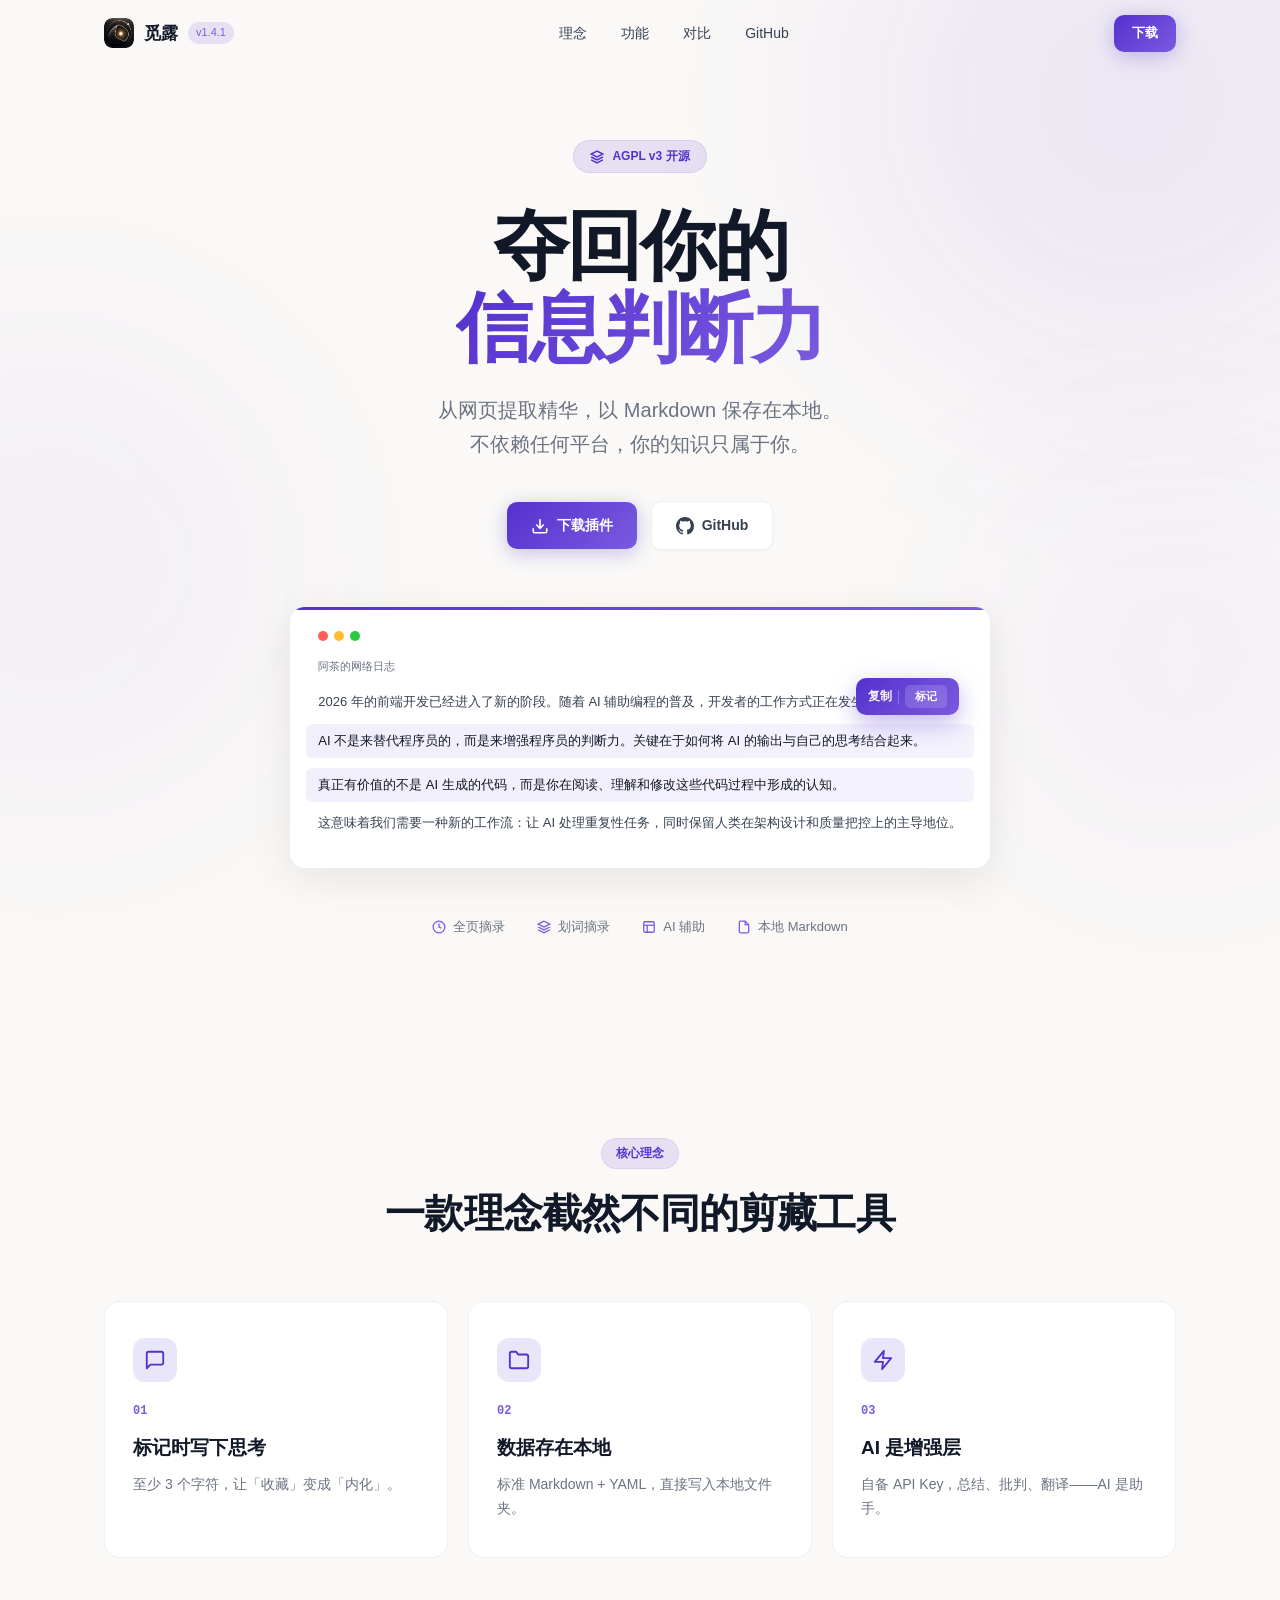
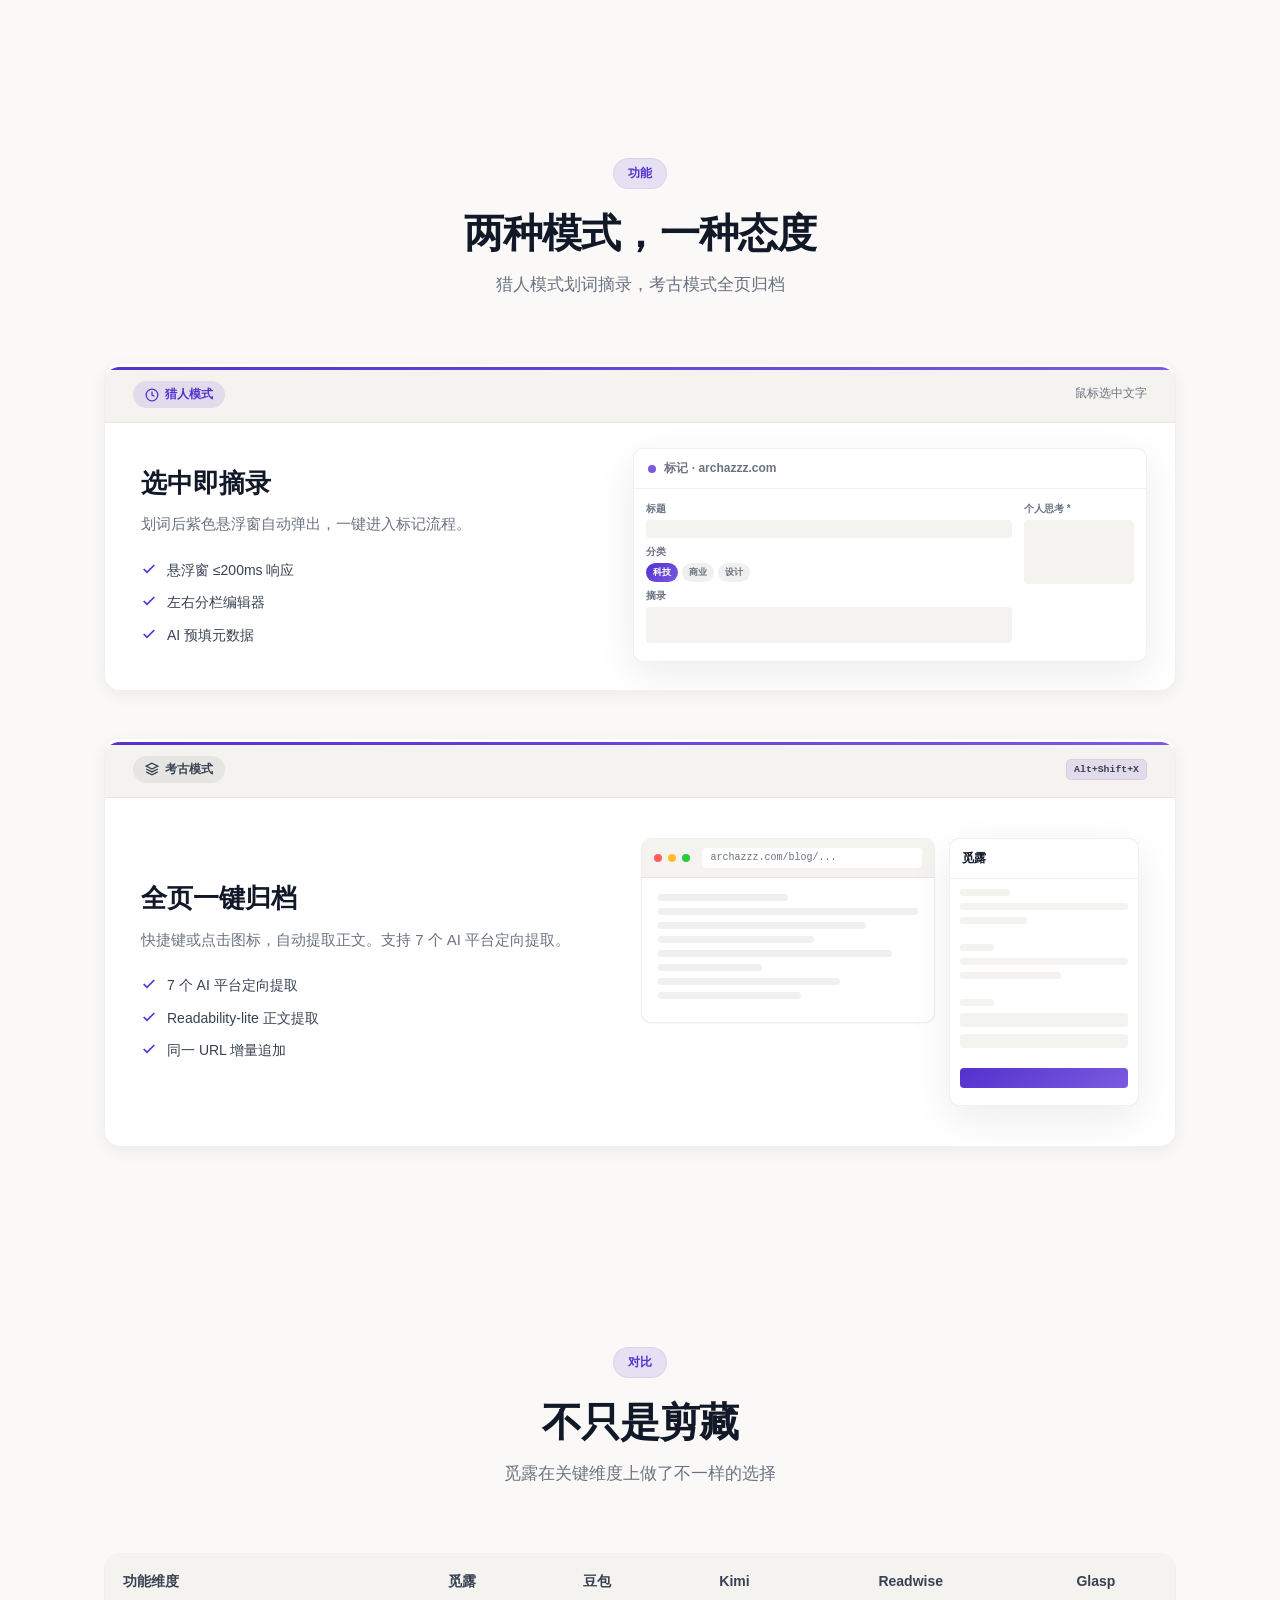
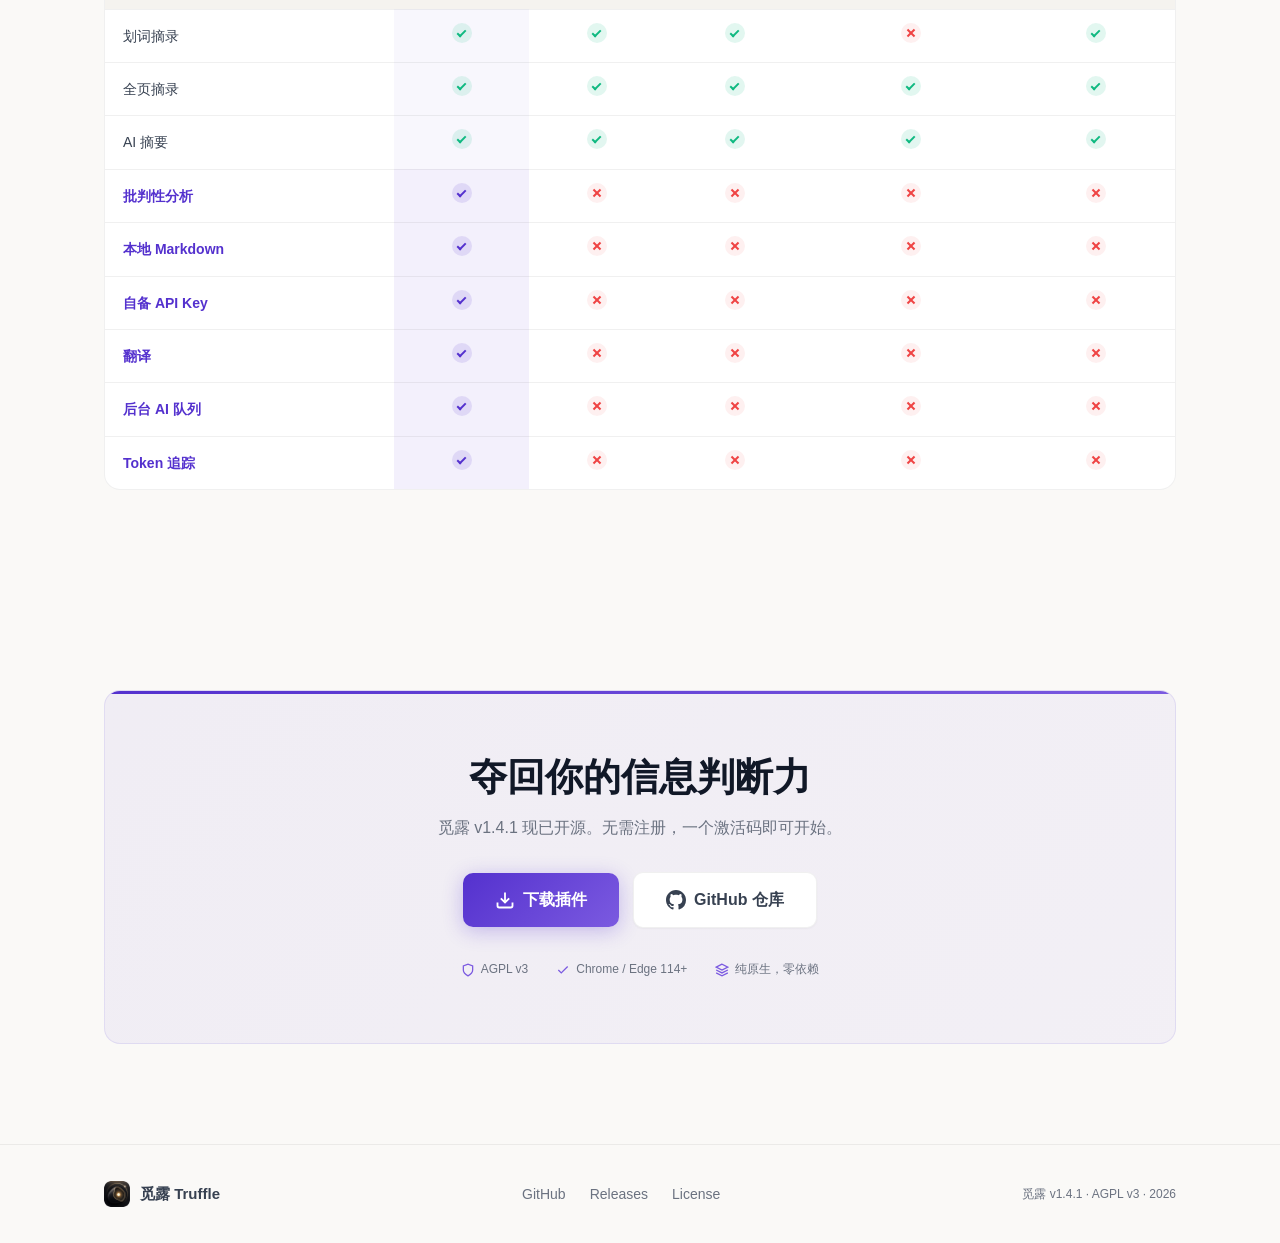
<file: index.html>
<!DOCTYPE html>
<html lang="zh-CN">
<head>
  <meta charset="UTF-8">
  <meta name="viewport" content="width=device-width, initial-scale=1.0">
  <title>觅露 Truffle — 夺回你的信息判断力</title>
  <link rel="icon" type="image/png" href="./truffle-icon.png">
  <style>
    :root {
      --p-deep: #5431CE;
      --p-light: #7B5AE0;
      --p-glow: rgba(84,49,206,0.12);
      --p-glow-strong: rgba(84,49,206,0.20);
      --cream: #FAF9F7;
      --cream-warm: #F5F3EF;
      --surface: #FFFFFF;
      --text: #111827;
      --text-2: #374151;
      --text-3: #6B7280;
      --border: rgba(0,0,0,0.06);
      --shadow-sm: 0 1px 2px rgba(0,0,0,0.04);
      --shadow-md: 0 4px 16px rgba(0,0,0,0.06);
      --shadow-lg: 0 12px 40px rgba(0,0,0,0.08);
      --radius: 16px;
      --radius-sm: 10px;
      --ease: cubic-bezier(0.22, 1, 0.36, 1);
      --ease-bounce: cubic-bezier(0.34, 1.56, 0.64, 1);
    }

    @media (prefers-color-scheme: dark) {
      :root {
        --cream: #0B0A0F;
        --cream-warm: #121018;
        --surface: #18151F;
        --text: #F3F4F6;
        --text-2: #D1D5DB;
        --text-3: #9CA3AF;
        --border: rgba(255,255,255,0.06);
        --shadow-sm: 0 1px 2px rgba(0,0,0,0.2);
        --shadow-md: 0 4px 16px rgba(0,0,0,0.3);
        --shadow-lg: 0 12px 40px rgba(0,0,0,0.4);
        --p-glow: rgba(123,90,224,0.15);
        --p-glow-strong: rgba(123,90,224,0.25);
      }
    }

    *, *::before, *::after { box-sizing: border-box; margin: 0; padding: 0; }
    html { scroll-behavior: smooth; -webkit-font-smoothing: antialiased; }
    body {
      font-family: -apple-system, BlinkMacSystemFont, "SF Pro Display", "PingFang SC", "Noto Sans SC", sans-serif;
      background: var(--cream);
      color: var(--text);
      line-height: 1.6;
      overflow-x: hidden;
    }

    ::selection { background: rgba(84,49,206,0.15); }

    a { text-decoration: none; color: inherit; }
    button { font-family: inherit; border: none; cursor: pointer; background: none; }
    ul { list-style: none; }

    .container { max-width: 1120px; margin: 0 auto; padding: 0 24px; }

    /* ===== Background Orbs ===== */
    .orb {
      position: fixed; border-radius: 50%; pointer-events: none; z-index: 0;
      filter: blur(120px); opacity: 0.4;
    }
    .orb-1 { width: 600px; height: 600px; top: -200px; right: -150px; background: var(--p-glow-strong); animation: float1 14s ease-in-out infinite alternate; }
    .orb-2 { width: 500px; height: 500px; top: 35%; left: -200px; background: var(--p-glow); animation: float2 18s ease-in-out infinite alternate; }
    .orb-3 { width: 400px; height: 400px; bottom: 5%; right: -100px; background: var(--p-glow); animation: float3 12s ease-in-out infinite alternate-reverse; }

    @keyframes float1 { from { transform: translate(0,0) scale(1); } to { transform: translate(40px,-30px) scale(1.1); } }
    @keyframes float2 { from { transform: translate(0,0) scale(1); } to { transform: translate(-30px,40px) scale(1.15); } }
    @keyframes float3 { from { transform: translate(0,0) scale(1); } to { transform: translate(25px,-20px) scale(1.2); } }

    @media (prefers-reduced-motion: reduce) { .orb { animation: none; } }

    /* ===== Buttons ===== */
    .btn {
      display: inline-flex; align-items: center; gap: 8px;
      padding: 12px 24px; border-radius: var(--radius-sm); font-size: 14px; font-weight: 600;
      transition: all 0.35s var(--ease); position: relative; overflow: hidden;
    }
    .btn-primary {
      background: linear-gradient(135deg, var(--p-deep), var(--p-light));
      color: #fff; box-shadow: 0 4px 20px rgba(84,49,206,0.3);
    }
    .btn-primary:hover { transform: translateY(-2px); box-shadow: 0 8px 32px rgba(84,49,206,0.45); }
    .btn-secondary {
      background: var(--surface); color: var(--text-2); border: 1px solid var(--border);
      box-shadow: var(--shadow-sm);
    }
    .btn-secondary:hover { border-color: var(--p-light); color: var(--p-deep); transform: translateY(-2px); box-shadow: var(--shadow-md); }

    /* ===== Nav ===== */
    .nav {
      position: fixed; inset: 0 0 auto 0; z-index: 100; padding: 14px 0;
      transition: background 0.4s, box-shadow 0.4s, backdrop-filter 0.4s;
    }
    .nav.scrolled {
      background: rgba(250,249,247,0.8); backdrop-filter: blur(20px) saturate(1.2);
      box-shadow: 0 1px 0 var(--border);
    }
    @media (prefers-color-scheme: dark) { .nav.scrolled { background: rgba(11,10,15,0.8); } }

    .nav-inner { display: flex; align-items: center; justify-content: space-between; }
    .nav-brand { display: flex; align-items: center; gap: 10px; font-weight: 700; font-size: 17px; }
    .nav-brand img { width: 30px; height: 30px; border-radius: 8px; }
    .nav-brand span:last-child { font-size: 11px; font-weight: 500; color: var(--p-light); background: var(--p-glow); padding: 2px 8px; border-radius: 100px; }
    .nav-links { display: flex; align-items: center; gap: 6px; }
    .nav-link { padding: 8px 14px; border-radius: 8px; font-size: 14px; font-weight: 500; color: var(--text-2); transition: all 0.25s; }
    .nav-link:hover { color: var(--p-deep); background: var(--p-glow); }
    .nav-cta { padding: 8px 18px; font-size: 13px; }
    .nav-toggle { display: none; flex-direction: column; gap: 5px; padding: 4px; }
    .nav-toggle span { display: block; width: 22px; height: 2px; background: var(--text); border-radius: 2px; transition: all 0.3s; }
    .nav-toggle.active span:nth-child(1) { transform: rotate(45deg) translate(5px,5px); }
    .nav-toggle.active span:nth-child(2) { opacity: 0; }
    .nav-toggle.active span:nth-child(3) { transform: rotate(-45deg) translate(5px,-5px); }

    @media (max-width: 768px) {
      .nav-links { position: absolute; top: 100%; left: 0; right: 0; flex-direction: column; gap: 4px;
        padding: 12px 24px 20px; background: rgba(250,249,247,0.95); backdrop-filter: blur(20px);
        border-bottom: 1px solid var(--border); transform: translateY(-100%); opacity: 0;
        pointer-events: none; transition: all 0.35s var(--ease);
      }
      .nav-links.open { transform: translateY(0); opacity: 1; pointer-events: auto; }
      .nav-link { width: 100%; padding: 10px 16px; font-size: 15px; }
      .nav-toggle { display: flex; }
      .nav-cta { display: none; }
      @media (prefers-color-scheme: dark) { .nav-links { background: rgba(11,10,15,0.95); } }
    }

    /* ===== Hero ===== */
    .hero { position: relative; min-height: 100vh; display: flex; align-items: center; justify-content: center;
      padding: 140px 0 100px; text-align: center; overflow: hidden; }
    .hero-inner { position: relative; z-index: 2; }

    .hero-badge {
      display: inline-flex; align-items: center; gap: 8px;
      padding: 6px 16px; border-radius: 100px; font-size: 12px; font-weight: 600;
      background: var(--p-glow); color: var(--p-deep); margin-bottom: 32px;
      border: 1px solid rgba(84,49,206,0.1);
    }
    .hero-badge svg { width: 14px; height: 14px; }

    .hero-title { font-size: clamp(42px, 7vw, 76px); font-weight: 800; line-height: 1.08; letter-spacing: -0.03em; margin-bottom: 24px; }
    .hero-title .grad {
      background: linear-gradient(135deg, var(--p-deep), var(--p-light));
      -webkit-background-clip: text; -webkit-text-fill-color: transparent; background-clip: text;
    }

    .hero-sub { font-size: clamp(16px, 2vw, 20px); color: var(--text-3); max-width: 520px; margin: 0 auto 40px; line-height: 1.7; }
    .hero-actions { display: flex; align-items: center; justify-content: center; gap: 14px; margin-bottom: 56px; flex-wrap: wrap; }

    .hero-visual { position: relative; width: 100%; max-width: 720px; margin: 0 auto; }
    .hero-card {
      background: var(--surface); border: 1px solid var(--border); border-radius: var(--radius);
      box-shadow: var(--shadow-lg); padding: 24px 28px; text-align: left;
      position: relative; overflow: hidden;
    }
    .hero-card::before {
      content: ''; position: absolute; top: 0; left: 0; right: 0; height: 3px;
      background: linear-gradient(90deg, var(--p-deep), var(--p-light));
    }
    .hero-card-bar { display: flex; align-items: center; gap: 6px; margin-bottom: 16px; }
    .hero-card-dot { width: 10px; height: 10px; border-radius: 50%; }
    .hero-card-dot.r { background: #FF5F57; } .hero-card-dot.y { background: #FFBD2E; } .hero-card-dot.g { background: #28CA41; }
    .hero-card-text { font-size: 13px; line-height: 1.7; color: var(--text-2); margin-bottom: 10px; }
    .hero-card-text.hl {
      background: linear-gradient(90deg, rgba(84,49,206,0.08), rgba(123,90,224,0.08));
      padding: 6px 12px; border-radius: 6px; margin: 0 -12px 10px;
      position: relative; overflow: hidden; color: var(--text);
    }
    .hero-card-text.hl::after {
      content: ''; position: absolute; top: 0; left: -100%; width: 100%; height: 100%;
      background: linear-gradient(90deg, transparent, rgba(84,49,206,0.15), transparent);
      animation: shimmer 2.5s ease-in-out infinite;
    }
    @keyframes shimmer { 0% { left: -100%; } 50% { left: 100%; } 100% { left: 100%; } }

    .hero-floating {
      position: absolute; top: 72px; right: 32px;
      display: flex; align-items: center; gap: 6px;
      padding: 7px 12px; border-radius: 10px;
      background: linear-gradient(135deg, var(--p-deep), var(--p-light));
      box-shadow: 0 8px 24px rgba(84,49,206,0.35);
      animation: floatUp 0.7s var(--ease-bounce) 0.6s both;
      cursor: default;
    }
    .hero-floating span { font-size: 12px; font-weight: 600; color: rgba(255,255,255,0.95); }
    .hero-floating .f-btn { padding: 3px 10px; border-radius: 5px; font-size: 11px; font-weight: 600;
      background: rgba(255,255,255,0.15); color: #fff; }
    @keyframes floatUp { from { opacity: 0; transform: scale(0.7) translateY(10px); } to { opacity: 1; transform: scale(1) translateY(0); } }

    .hero-meta { display: flex; align-items: center; justify-content: center; gap: 32px; flex-wrap: wrap; }
    .hero-meta-item { display: flex; align-items: center; gap: 7px; font-size: 13px; font-weight: 500; color: var(--text-3); }
    .hero-meta-item svg { color: var(--p-light); flex-shrink: 0; }

    @media (max-width: 640px) {
      .hero { padding: 120px 0 60px; min-height: auto; }
      .hero-actions { flex-direction: column; width: 100%; }
      .hero-actions .btn { width: 100%; justify-content: center; }
      .hero-floating { display: none; }
      .hero-meta { gap: 16px 24px; }
    }

    /* ===== Section Common ===== */
    .section { padding: 100px 0; position: relative; z-index: 2; }
    .section-head { text-align: center; margin-bottom: 64px; }
    .section-label {
      display: inline-flex; align-items: center; gap: 6px;
      padding: 5px 14px; border-radius: 100px; font-size: 12px; font-weight: 600;
      background: var(--p-glow); color: var(--p-deep); margin-bottom: 20px;
      border: 1px solid rgba(84,49,206,0.08);
    }
    .section-title { font-size: clamp(28px, 4vw, 40px); font-weight: 700; line-height: 1.2; margin-bottom: 14px; letter-spacing: -0.02em; }
    .section-sub { font-size: 17px; color: var(--text-3); max-width: 480px; margin: 0 auto; line-height: 1.7; }

    /* ===== Philosophy Cards ===== */
    .phil-grid { display: grid; grid-template-columns: repeat(3, 1fr); gap: 20px; }
    .phil-card {
      background: var(--surface); border: 1px solid var(--border); border-radius: var(--radius);
      padding: 36px 28px; position: relative; overflow: hidden;
      transition: all 0.5s var(--ease);
    }
    .phil-card:hover { transform: translateY(-6px); box-shadow: var(--shadow-lg); border-color: rgba(84,49,206,0.1); }
    .phil-card:hover .phil-accent { opacity: 1; }
    .phil-card:hover .phil-ico { background: linear-gradient(135deg, var(--p-deep), var(--p-light)); color: #fff;
      transform: scale(1.08) rotate(-4deg); box-shadow: 0 8px 24px rgba(84,49,206,0.25); }

    .phil-ico {
      width: 44px; height: 44px; border-radius: 12px;
      display: flex; align-items: center; justify-content: center;
      background: var(--p-glow); color: var(--p-deep); margin-bottom: 20px;
      transition: all 0.4s var(--ease);
    }
    .phil-num { font-family: ui-monospace, monospace; font-size: 12px; font-weight: 600; color: var(--p-light); margin-bottom: 12px; }
    .phil-title { font-size: 19px; font-weight: 700; margin-bottom: 10px; }
    .phil-desc { font-size: 14px; color: var(--text-3); line-height: 1.7; }
    .phil-accent {
      position: absolute; bottom: 0; left: 0; right: 0; height: 3px;
      background: linear-gradient(90deg, var(--p-deep), var(--p-light));
      opacity: 0; transition: opacity 0.4s;
    }

    @media (max-width: 900px) {
      .phil-grid { grid-template-columns: 1fr; }
      .phil-card { padding: 28px 22px; }
    }

    /* ===== Features (Cards) ===== */
    .feat-cards { display: flex; flex-direction: column; gap: 48px; margin-top: 64px; }
    .feat-card {
      background: var(--surface); border: 1px solid var(--border); border-radius: var(--radius);
      box-shadow: var(--shadow-md); overflow: hidden; transition: box-shadow 0.4s var(--ease);
    }
    .feat-card:hover { box-shadow: var(--shadow-lg); }
    .feat-card { border-top: 3px solid transparent; position: relative; }
    .feat-card::before {
      content: ''; position: absolute; top: 0; left: 0; right: 0; height: 3px;
      background: linear-gradient(90deg, var(--p-deep), var(--p-light));
    }

    .feat-card-h {
      display: flex; align-items: center; gap: 10px;
      padding: 14px 28px; background: var(--cream-warm); border-bottom: 1px solid var(--border);
    }
    .feat-card-h .badge-mode {
      display: inline-flex; align-items: center; gap: 6px;
      padding: 4px 12px; border-radius: 100px; font-size: 12px; font-weight: 600;
    }
    .feat-card-h .badge-mode.h { color: var(--p-deep); background: var(--p-glow); }
    .feat-card-h .badge-mode.a { color: var(--text-2); background: var(--border); }
    .feat-card-h .shortcut { margin-left: auto; font-size: 12px; font-family: ui-monospace, monospace; color: var(--text-3); }

    .feat-card-body { display: grid; grid-template-columns: 1fr 1.1fr; gap: 48px; align-items: center; padding: 40px 36px; }
    .feat-content { max-width: 100%; }
    .feat-title { font-size: 26px; font-weight: 700; line-height: 1.25; margin-bottom: 12px; }
    .feat-desc { font-size: 15px; color: var(--text-3); line-height: 1.7; margin-bottom: 22px; }
    .feat-list { display: flex; flex-direction: column; gap: 10px; }
    .feat-list li { display: flex; align-items: flex-start; gap: 10px; font-size: 14px; color: var(--text-2); }
    .feat-list li svg { flex-shrink: 0; margin-top: 2px; color: var(--p-deep); }

    kbd { display: inline-block; padding: 2px 7px; border-radius: 5px; font-family: ui-monospace, monospace;
      font-size: 0.82em; font-weight: 600; color: var(--text-2); background: var(--p-glow); border: 1px solid var(--border); }

    .feat-viz { position: relative; }

    /* Hunter Demo */
    .viz-hunter { position: relative; }
    .viz-page { background: var(--cream); border: 1px solid var(--border); border-radius: var(--radius-sm); padding: 22px 18px; }
    .viz-page p { font-size: 12px; line-height: 1.7; color: var(--text-2); margin-bottom: 8px; }
    .viz-page p.hl {
      background: linear-gradient(90deg, rgba(84,49,206,0.08), rgba(123,90,224,0.08));
      padding: 4px 10px; border-radius: 5px; margin: 0 -10px 8px; color: var(--text);
      position: relative; overflow: hidden;
    }
    .viz-page p.hl::after {
      content: ''; position: absolute; top: 0; left: -100%; width: 100%; height: 100%;
      background: linear-gradient(90deg, transparent, rgba(84,49,206,0.15), transparent);
      animation: shimmer 2.5s ease-in-out infinite;
    }
    .viz-toolbar {
      position: absolute; top: 14px; right: 14px;
      display: flex; align-items: center; gap: 6px; padding: 6px 10px;
      background: linear-gradient(135deg, var(--p-deep), var(--p-light));
      border-radius: 8px; box-shadow: 0 6px 20px rgba(84,49,206,0.3);
      animation: popIn 0.5s var(--ease-bounce) 0.4s both;
      transition: transform 0.3s; cursor: pointer;
    }
    .viz-toolbar:hover { transform: scale(1.05); }
    .viz-toolbar span { font-size: 11px; font-weight: 600; color: rgba(255,255,255,0.95); }
    .viz-toolbar .t-btn { padding: 2px 8px; border-radius: 4px; background: rgba(255,255,255,0.15); color: #fff; font-size: 10px; font-weight: 600; }
    .viz-toolbar .t-sep { width: 1px; height: 12px; background: rgba(255,255,255,0.25); }
    @keyframes popIn { from { opacity: 0; transform: scale(0.7) translateY(6px); } to { opacity: 1; transform: scale(1) translateY(0); } }

    .viz-editor {
      position: absolute; bottom: -12px; left: -8px; right: -8px;
      background: var(--surface); border: 1px solid var(--border); border-radius: var(--radius-sm);
      box-shadow: var(--shadow-lg); overflow: hidden;
      animation: slideUp 0.6s var(--ease) 0.8s both;
    }
    @keyframes slideUp { from { opacity: 0; transform: translateY(16px); } to { opacity: 1; transform: translateY(0); } }
    .viz-eh { display: flex; align-items: center; gap: 8px; padding: 10px 14px; border-bottom: 1px solid var(--border); font-size: 12px; font-weight: 600; color: var(--text-3); }
    .viz-eh .ed { width: 8px; height: 8px; border-radius: 50%; background: var(--p-light); }
    .viz-eb { display: flex; padding: 12px; gap: 12px; }
    .viz-eb-l { flex: 1; }
    .viz-eb-r { width: 110px; flex-shrink: 0; }
    .viz-lbl { font-size: 10px; font-weight: 600; color: var(--text-3); margin-bottom: 3px; }
    .viz-inp { height: 18px; background: var(--cream-warm); border-radius: 4px; margin-bottom: 6px; }
    .viz-inp.l { height: 36px; } .viz-inp.xl { height: 64px; }
    .viz-chips { display: flex; gap: 4px; margin-bottom: 6px; }
    .viz-chip { padding: 2px 7px; border-radius: 100px; font-size: 9px; font-weight: 600; background: var(--border); color: var(--text-3); }
    .viz-chip.on { background: linear-gradient(135deg, var(--p-deep), var(--p-light)); color: #fff; }

    /* Arch Demo */
    .viz-arch { position: relative; display: flex; gap: 14px; align-items: flex-start; }
    .viz-browser { flex: 1; background: var(--surface); border: 1px solid var(--border); border-radius: var(--radius-sm); overflow: hidden; box-shadow: var(--shadow-sm); }
    .viz-browser-bar { display: flex; align-items: center; gap: 6px; padding: 9px 12px; border-bottom: 1px solid var(--border); background: var(--cream-warm); }
    .viz-browser-body { padding: 16px; }
    .viz-aed { width: 190px; flex-shrink: 0; background: var(--surface); border: 1px solid var(--border); border-radius: var(--radius-sm);
      box-shadow: var(--shadow-lg); overflow: hidden; animation: slideUp 0.6s var(--ease) 0.3s both; }
    .viz-aed-h { display: flex; align-items: center; justify-content: space-between; padding: 10px 12px; border-bottom: 1px solid var(--border); font-size: 12px; }
    .viz-aed-b { padding: 10px; }

    .vline { height: 7px; border-radius: 3px; background: var(--border); margin-bottom: 7px; }
    .vline.w-70 { width: 70%; } .vline.w-full { width: 100%; } .vline.w-85 { width: 85%; }
    .vline.w-60 { width: 60%; } .vline.w-90 { width: 90%; } .vline.w-40 { width: 40%; }
    .vline.w-50 { width: 50%; } .vline.w-80 { width: 80%; } .vline.w-55 { width: 55%; }
    .vline.w-30 { width: 30%; } .vline.w-20 { width: 20%; }
    .vline.lb { background: var(--cream-warm); }
    .vline.tx { height: 14px; background: var(--cream-warm); }
    .vline.gap { height: 6px; background: transparent; }
    .vline.save { height: 20px; border-radius: 4px; background: linear-gradient(135deg, var(--p-deep), var(--p-light)); margin-top: 2px; }

    .arch-dot { width: 8px; height: 8px; border-radius: 50%; }
    .arch-dot.r { background: #FF5F57; } .arch-dot.y { background: #FFBD2E; } .arch-dot.g { background: #28CA41; }
    .arch-url { margin-left: 6px; font-size: 10px; font-family: ui-monospace, monospace; color: var(--text-3);
      background: var(--surface); padding: 2px 8px; border-radius: 4px; flex: 1; }

    @media (max-width: 900px) {
      .feat-card-body { grid-template-columns: 1fr; gap: 32px; padding: 28px 22px; }
      .feat-card-h { padding: 12px 22px; }
    }

    /* ===== Compare ===== */
    .compare-wrap { overflow-x: auto; margin-top: 48px; border-radius: var(--radius); border: 1px solid var(--border); background: var(--surface); }
    .compare-table { width: 100%; border-collapse: collapse; font-size: 14px; min-width: 600px; }
    .compare-table thead th { padding: 16px 18px; text-align: center; font-weight: 600; color: var(--text-2);
      border-bottom: 1px solid var(--border); background: var(--cream-warm); white-space: nowrap; }
    .compare-table thead th:first-child { text-align: left; }
    .compare-table tbody td { padding: 13px 18px; text-align: center; border-bottom: 1px solid var(--border); color: var(--text-2); }
    .compare-table tbody td:first-child { text-align: left; font-weight: 500; }
    .compare-table tbody tr:last-child td { border-bottom: none; }
    .compare-table tbody tr:hover { background: rgba(84,49,206,0.02); }
    .col-tf { background: rgba(84,49,206,0.04); font-weight: 600; }
    .hl-row .col-tf { background: rgba(84,49,206,0.07); }
    .c-y { display: inline-block; width: 20px; height: 20px; border-radius: 50%; background: rgba(16,185,129,0.12); position: relative; }
    .c-y::after { content: ''; position: absolute; top: 5px; left: 7px; width: 5px; height: 9px; border: solid #10B981; border-width: 0 2px 2px 0; transform: rotate(45deg); }
    .c-y.s::after { border-color: var(--p-deep); } .c-y.s { background: rgba(84,49,206,0.12); }
    .c-n { display: inline-block; width: 20px; height: 20px; border-radius: 50%; background: rgba(239,68,68,0.08); position: relative; }
    .c-n::before, .c-n::after { content: ''; position: absolute; top: 50%; left: 50%; width: 10px; height: 2px; background: #EF4444; }
    .c-n::before { transform: translate(-50%,-50%) rotate(45deg); }
    .c-n::after { transform: translate(-50%,-50%) rotate(-45deg); }
    .dim-hl { color: var(--p-deep); font-weight: 600; }

    @media (max-width: 768px) {
      .compare-wrap { margin: 32px -24px 0; border-radius: 0; border-left: none; border-right: none; }
    }

    /* ===== CTA ===== */
    .cta-card {
      text-align: center; padding: 64px 40px; border-radius: var(--radius);
      background: linear-gradient(135deg, rgba(84,49,206,0.06), rgba(123,90,224,0.06));
      border: 1px solid rgba(84,49,206,0.1); position: relative; overflow: hidden;
    }
    .cta-card::before { content: ''; position: absolute; top: 0; left: 0; right: 0; height: 3px;
      background: linear-gradient(90deg, var(--p-deep), var(--p-light)); }
    .cta-title { font-size: clamp(26px, 4vw, 38px); font-weight: 700; line-height: 1.2; margin-bottom: 14px; }
    .cta-desc { font-size: 16px; color: var(--text-3); max-width: 440px; margin: 0 auto 32px; }
    .cta-actions { display: flex; align-items: center; justify-content: center; gap: 14px; margin-bottom: 32px; flex-wrap: wrap; }
    .cta-meta { display: flex; align-items: center; justify-content: center; gap: 28px; flex-wrap: wrap; }
    .cta-meta-item { display: flex; align-items: center; gap: 6px; font-size: 12px; font-weight: 500; color: var(--text-3); }
    .cta-meta-item svg { color: var(--p-light); flex-shrink: 0; }

    @media (max-width: 640px) {
      .cta-card { padding: 44px 24px; }
      .cta-actions { flex-direction: column; width: 100%; }
      .cta-actions .btn { width: 100%; justify-content: center; }
    }

    /* ===== Footer ===== */
    .footer { border-top: 1px solid var(--border); padding: 36px 0; position: relative; z-index: 2; }
    .footer-inner { display: flex; align-items: center; justify-content: space-between; flex-wrap: wrap; gap: 16px; }
    .footer-brand { display: flex; align-items: center; gap: 10px; font-weight: 700; font-size: 15px; color: var(--text-2); }
    .footer-brand img { width: 26px; height: 26px; border-radius: 6px; }
    .footer-links { display: flex; gap: 24px; }
    .footer-links a { font-size: 14px; font-weight: 500; color: var(--text-3); transition: color 0.25s; }
    .footer-links a:hover { color: var(--p-deep); }
    .footer-copy { font-size: 12px; color: var(--text-3); }

    @media (max-width: 640px) {
      .footer-inner { flex-direction: column; text-align: center; gap: 18px; }
    }

    /* ===== Scroll Reveal ===== */
    .sr { opacity: 0; transform: translateY(30px); transition: opacity 0.8s var(--ease), transform 0.8s var(--ease); }
    .sr.vis { opacity: 1; transform: translateY(0); }
    .sr-d1 { transition-delay: 0.1s; } .sr-d2 { transition-delay: 0.2s; } .sr-d3 { transition-delay: 0.3s; }
  </style>
</head>
<body>

  <!-- Background Orbs -->
  <div class="orb orb-1"></div>
  <div class="orb orb-2"></div>
  <div class="orb orb-3"></div>

  <!-- Nav -->
  <nav class="nav" id="nav">
    <div class="container nav-inner">
      <a href="#" class="nav-brand">
        <img src="./truffle-icon.png" alt="Truffle">
        <span>觅露</span>
        <span>v1.4.1</span>
      </a>
      <div class="nav-links" id="navLinks">
        <a href="#philosophy" class="nav-link">理念</a>
        <a href="#features" class="nav-link">功能</a>
        <a href="#compare" class="nav-link">对比</a>
        <a href="https://github.com/Archazzz/Truffle" target="_blank" rel="noopener" class="nav-link">GitHub</a>
      </div>
      <a href="https://github.com/Archazzz/Truffle/releases" target="_blank" rel="noopener" class="btn btn-primary nav-cta">下载</a>
      <button class="nav-toggle" id="navToggle" aria-label="menu"><span></span><span></span><span></span></button>
    </div>
  </nav>

  <!-- Hero -->
  <section class="hero" id="hero">
    <div class="container hero-inner">
      <div class="hero-badge sr">
        <svg viewBox="0 0 24 24" fill="none" stroke="currentColor" stroke-width="2.5"><path d="M12 2L2 7l10 5 10-5-10-5z"/><path d="M2 17l10 5 10-5"/><path d="M2 12l10 5 10-5"/></svg>
        AGPL v3 开源
      </div>
      <h1 class="hero-title sr sr-d1">
        夺回你的<br><span class="grad">信息判断力</span>
      </h1>
      <p class="hero-sub sr sr-d2">
        从网页提取精华，以 Markdown 保存在本地。<br class="hide-sm">不依赖任何平台，你的知识只属于你。
      </p>
      <div class="hero-actions sr sr-d2">
        <a href="https://github.com/Archazzz/Truffle/releases" target="_blank" rel="noopener" class="btn btn-primary">
          <svg width="18" height="18" viewBox="0 0 24 24" fill="none" stroke="currentColor" stroke-width="2.2"><path d="M21 15v4a2 2 0 0 1-2 2H5a2 2 0 0 1-2-2v-4"/><polyline points="7 10 12 15 17 10"/><line x1="12" y1="15" x2="12" y2="3"/></svg>
          下载插件
        </a>
        <a href="https://github.com/Archazzz/Truffle" target="_blank" rel="noopener" class="btn btn-secondary">
          <svg width="18" height="18" viewBox="0 0 24 24" fill="currentColor"><path d="M12 0C5.37 0 0 5.37 0 12c0 5.31 3.435 9.795 8.205 11.385.6.105.825-.255.825-.57 0-.285-.015-1.23-.015-2.235-3.015.555-3.795-.735-4.035-1.41-.135-.345-.72-1.41-1.23-1.695-.42-.225-1.02-.78-.015-.795.945-.015 1.62.87 1.845 1.23 1.08 1.815 2.805 1.305 3.495.99.105-.78.42-1.305.765-1.605-2.67-.3-5.46-1.335-5.46-5.925 0-1.305.465-2.385 1.23-3.225-.12-.3-.54-1.53.12-3.18 0 0 1.005-.315 3.3 1.23.96-.27 1.98-.405 3-.405s2.04.135 3 .405c2.295-1.56 3.3-1.23 3.3-1.23.66 1.65.24 2.88.12 3.18.765.84 1.23 1.905 1.23 3.225 0 4.605-2.805 5.625-5.475 5.925.435.375.81 1.095.81 2.22 0 1.605-.015 2.895-.015 3.3 0 .315.225.69.825.57A12.02 12.02 0 0 0 24 12c0-6.63-5.37-12-12-12z"/></svg>
          GitHub
        </a>
      </div>

      <!-- Hero Visual -->
      <div class="hero-visual sr sr-d3">
        <div class="hero-card">
          <div class="hero-card-bar">
            <span class="hero-card-dot r"></span><span class="hero-card-dot y"></span><span class="hero-card-dot g"></span>
          </div>
          <p class="hero-card-text" style="font-size:11px;color:var(--text-3);margin-bottom:16px;">阿茶的网络日志</p>
          <p class="hero-card-text">2026 年的前端开发已经进入了新的阶段。随着 AI 辅助编程的普及，开发者的工作方式正在发生根本性变化。</p>
          <p class="hero-card-text hl">AI 不是来替代程序员的，而是来增强程序员的判断力。关键在于如何将 AI 的输出与自己的思考结合起来。</p>
          <p class="hero-card-text hl">真正有价值的不是 AI 生成的代码，而是你在阅读、理解和修改这些代码过程中形成的认知。</p>
          <p class="hero-card-text">这意味着我们需要一种新的工作流：让 AI 处理重复性任务，同时保留人类在架构设计和质量把控上的主导地位。</p>
        </div>
        <div class="hero-floating">
          <span>复制</span>
          <span class="t-sep" style="width:1px;height:14px;background:rgba(255,255,255,0.25);"></span>
          <span class="f-btn">标记</span>
        </div>
      </div>

      <div class="hero-meta sr sr-d3" style="margin-top:48px;">
        <span class="hero-meta-item">
          <svg width="14" height="14" viewBox="0 0 24 24" fill="none" stroke="currentColor" stroke-width="2.2"><circle cx="12" cy="12" r="10"/><polyline points="12 6 12 12 16 14"/></svg>
          全页摘录
        </span>
        <span class="hero-meta-item">
          <svg width="14" height="14" viewBox="0 0 24 24" fill="none" stroke="currentColor" stroke-width="2.2"><path d="M12 2L2 7l10 5 10-5-10-5z"/><path d="M2 17l10 5 10-5"/><path d="M2 12l10 5 10-5"/></svg>
          划词摘录
        </span>
        <span class="hero-meta-item">
          <svg width="14" height="14" viewBox="0 0 24 24" fill="none" stroke="currentColor" stroke-width="2.2"><rect x="3" y="3" width="18" height="18" rx="2"/><path d="M3 9h18"/><path d="M9 21V9"/></svg>
          AI 辅助
        </span>
        <span class="hero-meta-item">
          <svg width="14" height="14" viewBox="0 0 24 24" fill="none" stroke="currentColor" stroke-width="2.2"><path d="M14 2H6a2 2 0 0 0-2 2v16a2 2 0 0 0 2 2h12a2 2 0 0 0 2-2V8z"/><polyline points="14 2 14 8 20 8"/></svg>
          本地 Markdown
        </span>
      </div>
    </div>
  </section>

  <!-- Philosophy -->
  <section class="section" id="philosophy">
    <div class="container">
      <div class="section-head sr">
        <span class="section-label">核心理念</span>
        <h2 class="section-title">一款理念截然不同的剪藏工具</h2>
      </div>
      <div class="phil-grid">
        <div class="phil-card sr sr-d1">
          <div class="phil-ico">
            <svg width="22" height="22" viewBox="0 0 24 24" fill="none" stroke="currentColor" stroke-width="2" stroke-linecap="round" stroke-linejoin="round"><path d="M21 15a2 2 0 0 1-2 2H7l-4 4V5a2 2 0 0 1 2-2h14a2 2 0 0 1 2 2z"/></svg>
          </div>
          <div class="phil-num">01</div>
          <h3 class="phil-title">标记时写下思考</h3>
          <p class="phil-desc">至少 3 个字符，让「收藏」变成「内化」。</p>
          <div class="phil-accent"></div>
        </div>
        <div class="phil-card sr sr-d2">
          <div class="phil-ico">
            <svg width="22" height="22" viewBox="0 0 24 24" fill="none" stroke="currentColor" stroke-width="2" stroke-linecap="round" stroke-linejoin="round"><path d="M22 19a2 2 0 0 1-2 2H4a2 2 0 0 1-2-2V5a2 2 0 0 1 2-2h5l2 3h9a2 2 0 0 1 2 2z"/></svg>
          </div>
          <div class="phil-num">02</div>
          <h3 class="phil-title">数据存在本地</h3>
          <p class="phil-desc">标准 Markdown + YAML，直接写入本地文件夹。</p>
          <div class="phil-accent"></div>
        </div>
        <div class="phil-card sr sr-d3">
          <div class="phil-ico">
            <svg width="22" height="22" viewBox="0 0 24 24" fill="none" stroke="currentColor" stroke-width="2" stroke-linecap="round" stroke-linejoin="round"><polygon points="13 2 3 14 12 14 11 22 21 10 12 10 13 2"/></svg>
          </div>
          <div class="phil-num">03</div>
          <h3 class="phil-title">AI 是增强层</h3>
          <p class="phil-desc">自备 API Key，总结、批判、翻译——AI 是助手。</p>
          <div class="phil-accent"></div>
        </div>
      </div>
    </div>
  </section>

  <!-- Features -->
  <section class="section" id="features">
    <div class="container">
      <div class="section-head sr">
        <span class="section-label">功能</span>
        <h2 class="section-title">两种模式，一种态度</h2>
        <p class="section-sub">猎人模式划词摘录，考古模式全页归档</p>
      </div>

      <div class="feat-cards">

      <!-- Hunter Mode Card -->
      <div class="feat-card hunter sr">
        <div class="feat-card-h">
          <span class="badge-mode h">
            <svg width="14" height="14" viewBox="0 0 24 24" fill="none" stroke="currentColor" stroke-width="2.2"><circle cx="12" cy="12" r="10"/><polyline points="12 6 12 12 16 14"/></svg>
            猎人模式
          </span>
          <span class="shortcut">鼠标选中文字</span>
        </div>
        <div class="feat-card-body">
          <div class="feat-content">
            <h3 class="feat-title">选中即摘录</h3>
            <p class="feat-desc">划词后紫色悬浮窗自动弹出，一键进入标记流程。</p>
            <ul class="feat-list">
              <li><svg width="16" height="16" viewBox="0 0 24 24" fill="none" stroke="currentColor" stroke-width="2.5"><polyline points="20 6 9 17 4 12"/></svg>悬浮窗 &le;200ms 响应</li>
              <li><svg width="16" height="16" viewBox="0 0 24 24" fill="none" stroke="currentColor" stroke-width="2.5"><polyline points="20 6 9 17 4 12"/></svg>左右分栏编辑器</li>
              <li><svg width="16" height="16" viewBox="0 0 24 24" fill="none" stroke="currentColor" stroke-width="2.5"><polyline points="20 6 9 17 4 12"/></svg>AI 预填元数据</li>
            </ul>
          </div>
          <div class="feat-viz">
            <div class="viz-hunter">
              <div class="viz-page">
                <p style="font-size:10px;color:var(--text-3);margin-bottom:10px;">阿茶的网络日志</p>
                <p>2026 年的前端开发已经进入了新的阶段。AI 辅助编程正在改变开发者的工作方式。</p>
                <p class="hl">真正有价值的不是 AI 生成的代码，而是你在理解和修改过程中形成的认知。</p>
                <p>这意味着我们需要一种新的工作流，让 AI 处理重复性任务，保留人类在质量把控上的主导地位。</p>
              </div>
              <div class="viz-toolbar">
                <span>复制</span>
                <span class="t-sep"></span>
                <span class="t-btn">标记</span>
              </div>
              <div class="viz-editor">
                <div class="viz-eh"><span class="ed"></span><span>标记 · archazzz.com</span></div>
                <div class="viz-eb">
                  <div class="viz-eb-l">
                    <div class="viz-lbl">标题</div>
                    <div class="viz-inp"></div>
                    <div class="viz-lbl">分类</div>
                    <div class="viz-chips"><span class="viz-chip on">科技</span><span class="viz-chip">商业</span><span class="viz-chip">设计</span></div>
                    <div class="viz-lbl">摘录</div>
                    <div class="viz-inp l"></div>
                  </div>
                  <div class="viz-eb-r">
                    <div class="viz-lbl">个人思考 *</div>
                    <div class="viz-inp xl"></div>
                  </div>
                </div>
              </div>
            </div>
          </div>
        </div>
      </div>

      <!-- Archaeology Mode Card -->
      <div class="feat-card arch sr">
        <div class="feat-card-h">
          <span class="badge-mode a">
            <svg width="14" height="14" viewBox="0 0 24 24" fill="none" stroke="currentColor" stroke-width="2.2"><path d="M12 2L2 7l10 5 10-5-10-5z"/><path d="M2 17l10 5 10-5"/><path d="M2 12l10 5 10-5"/></svg>
            考古模式
          </span>
          <span class="shortcut"><kbd>Alt+Shift+X</kbd></span>
        </div>
        <div class="feat-card-body">
          <div class="feat-content">
            <h3 class="feat-title">全页一键归档</h3>
            <p class="feat-desc">快捷键或点击图标，自动提取正文。支持 7 个 AI 平台定向提取。</p>
            <ul class="feat-list">
              <li><svg width="16" height="16" viewBox="0 0 24 24" fill="none" stroke="currentColor" stroke-width="2.5"><polyline points="20 6 9 17 4 12"/></svg>7 个 AI 平台定向提取</li>
              <li><svg width="16" height="16" viewBox="0 0 24 24" fill="none" stroke="currentColor" stroke-width="2.5"><polyline points="20 6 9 17 4 12"/></svg>Readability-lite 正文提取</li>
              <li><svg width="16" height="16" viewBox="0 0 24 24" fill="none" stroke="currentColor" stroke-width="2.5"><polyline points="20 6 9 17 4 12"/></svg>同一 URL 增量追加</li>
            </ul>
          </div>
          <div class="feat-viz">
            <div class="viz-arch">
              <div class="viz-browser">
                <div class="viz-browser-bar">
                  <span class="arch-dot r"></span><span class="arch-dot y"></span><span class="arch-dot g"></span>
                  <span class="arch-url">archazzz.com/blog/...</span>
                </div>
                <div class="viz-browser-body">
                  <div class="vline w-50"></div><div class="vline w-full"></div><div class="vline w-80"></div>
                  <div class="vline w-60"></div><div class="vline w-90"></div><div class="vline w-40"></div>
                  <div class="vline w-70"></div><div class="vline w-55"></div>
                </div>
              </div>
              <div class="viz-aed">
                <div class="viz-aed-h"><span class="grad" style="font-weight:700;">觅露</span></div>
                <div class="viz-aed-b">
                  <div class="vline w-30 lb"></div><div class="vline w-full lb"></div><div class="vline w-40 lb"></div>
                  <div class="vline gap"></div>
                  <div class="vline w-20 lb"></div><div class="vline w-full lb"></div><div class="vline w-60 lb"></div>
                  <div class="vline gap"></div>
                  <div class="vline w-20 lb"></div><div class="vline w-full tx"></div><div class="vline w-full tx"></div>
                  <div class="vline gap"></div>
                  <div class="vline save"></div>
                </div>
              </div>
            </div>
          </div>
        </div>
      </div>
    </div>
  </section>

  <!-- Compare -->
  <section class="section" id="compare">
    <div class="container">
      <div class="section-head sr">
        <span class="section-label">对比</span>
        <h2 class="section-title">不只是剪藏</h2>
        <p class="section-sub">觅露在关键维度上做了不一样的选择</p>
      </div>
      <div class="compare-wrap sr">
        <table class="compare-table">
          <thead>
            <tr><th>功能维度</th><th class="col-tf">觅露</th><th>豆包</th><th>Kimi</th><th>Readwise</th><th>Glasp</th></tr>
          </thead>
          <tbody>
            <tr><td class="dim">划词摘录</td><td class="col-tf"><span class="c-y"></span></td><td><span class="c-y"></span></td><td><span class="c-y"></span></td><td><span class="c-n"></span></td><td><span class="c-y"></span></td></tr>
            <tr><td class="dim">全页摘录</td><td class="col-tf"><span class="c-y"></span></td><td><span class="c-y"></span></td><td><span class="c-y"></span></td><td><span class="c-y"></span></td><td><span class="c-y"></span></td></tr>
            <tr><td class="dim">AI 摘要</td><td class="col-tf"><span class="c-y"></span></td><td><span class="c-y"></span></td><td><span class="c-y"></span></td><td><span class="c-y"></span></td><td><span class="c-y"></span></td></tr>
            <tr class="hl-row"><td class="dim"><span class="dim-hl">批判性分析</span></td><td class="col-tf"><span class="c-y s"></span></td><td><span class="c-n"></span></td><td><span class="c-n"></span></td><td><span class="c-n"></span></td><td><span class="c-n"></span></td></tr>
            <tr class="hl-row"><td class="dim"><span class="dim-hl">本地 Markdown</span></td><td class="col-tf"><span class="c-y s"></span></td><td><span class="c-n"></span></td><td><span class="c-n"></span></td><td><span class="c-n"></span></td><td><span class="c-n"></span></td></tr>
            <tr class="hl-row"><td class="dim"><span class="dim-hl">自备 API Key</span></td><td class="col-tf"><span class="c-y s"></span></td><td><span class="c-n"></span></td><td><span class="c-n"></span></td><td><span class="c-n"></span></td><td><span class="c-n"></span></td></tr>
            <tr class="hl-row"><td class="dim"><span class="dim-hl">翻译</span></td><td class="col-tf"><span class="c-y s"></span></td><td><span class="c-n"></span></td><td><span class="c-n"></span></td><td><span class="c-n"></span></td><td><span class="c-n"></span></td></tr>
            <tr class="hl-row"><td class="dim"><span class="dim-hl">后台 AI 队列</span></td><td class="col-tf"><span class="c-y s"></span></td><td><span class="c-n"></span></td><td><span class="c-n"></span></td><td><span class="c-n"></span></td><td><span class="c-n"></span></td></tr>
            <tr class="hl-row"><td class="dim"><span class="dim-hl">Token 追踪</span></td><td class="col-tf"><span class="c-y s"></span></td><td><span class="c-n"></span></td><td><span class="c-n"></span></td><td><span class="c-n"></span></td><td><span class="c-n"></span></td></tr>
          </tbody>
        </table>
      </div>
    </div>
  </section>

  <!-- CTA -->
  <section class="section" id="cta">
    <div class="container">
      <div class="cta-card sr">
        <h2 class="cta-title">夺回你的信息判断力</h2>
        <p class="cta-desc">觅露 v1.4.1 现已开源。无需注册，一个激活码即可开始。</p>
        <div class="cta-actions">
          <a href="https://github.com/Archazzz/Truffle/releases" target="_blank" rel="noopener" class="btn btn-primary" style="padding:14px 32px;font-size:16px;">
            <svg width="20" height="20" viewBox="0 0 24 24" fill="none" stroke="currentColor" stroke-width="2.2"><path d="M21 15v4a2 2 0 0 1-2 2H5a2 2 0 0 1-2-2v-4"/><polyline points="7 10 12 15 17 10"/><line x1="12" y1="15" x2="12" y2="3"/></svg>
            下载插件
          </a>
          <a href="https://github.com/Archazzz/Truffle" target="_blank" rel="noopener" class="btn btn-secondary" style="padding:14px 32px;font-size:16px;">
            <svg width="20" height="20" viewBox="0 0 24 24" fill="currentColor"><path d="M12 0C5.37 0 0 5.37 0 12c0 5.31 3.435 9.795 8.205 11.385.6.105.825-.255.825-.57 0-.285-.015-1.23-.015-2.235-3.015.555-3.795-.735-4.035-1.41-.135-.345-.72-1.41-1.23-1.695-.42-.225-1.02-.78-.015-.795.945-.015 1.62.87 1.845 1.23 1.08 1.815 2.805 1.305 3.495.99.105-.78.42-1.305.765-1.605-2.67-.3-5.46-1.335-5.46-5.925 0-1.305.465-2.385 1.23-3.225-.12-.3-.54-1.53.12-3.18 0 0 1.005-.315 3.3 1.23.96-.27 1.98-.405 3-.405s2.04.135 3 .405c2.295-1.56 3.3-1.23 3.3-1.23.66 1.65.24 2.88.12 3.18.765.84 1.23 1.905 1.23 3.225 0 4.605-2.805 5.625-5.475 5.925.435.375.81 1.095.81 2.22 0 1.605-.015 2.895-.015 3.3 0 .315.225.69.825.57A12.02 12.02 0 0 0 24 12c0-6.63-5.37-12-12-12z"/></svg>
            GitHub 仓库
          </a>
        </div>
        <div class="cta-meta">
          <span class="cta-meta-item">
            <svg width="14" height="14" viewBox="0 0 24 24" fill="none" stroke="currentColor" stroke-width="2.2"><path d="M12 22s8-4 8-10V5l-8-3-8 3v7c0 6 8 10 8 10z"/></svg>
            AGPL v3
          </span>
          <span class="cta-meta-item">
            <svg width="14" height="14" viewBox="0 0 24 24" fill="none" stroke="currentColor" stroke-width="2.2"><polyline points="20 6 9 17 4 12"/></svg>
            Chrome / Edge 114+
          </span>
          <span class="cta-meta-item">
            <svg width="14" height="14" viewBox="0 0 24 24" fill="none" stroke="currentColor" stroke-width="2.2"><path d="M12 2L2 7l10 5 10-5-10-5z"/><path d="M2 17l10 5 10-5"/><path d="M2 12l10 5 10-5"/></svg>
            纯原生，零依赖
          </span>
        </div>
      </div>
    </div>
  </section>

  <!-- Footer -->
  <footer class="footer">
    <div class="container">
      <div class="footer-inner">
        <div class="footer-brand">
          <img src="./truffle-icon.png" alt="Truffle">
          <span>觅露 Truffle</span>
        </div>
        <div class="footer-links">
          <a href="https://github.com/Archazzz/Truffle" target="_blank" rel="noopener">GitHub</a>
          <a href="https://github.com/Archazzz/Truffle/releases" target="_blank" rel="noopener">Releases</a>
          <a href="https://github.com/Archazzz/Truffle/blob/main/LICENSE" target="_blank" rel="noopener">License</a>
        </div>
        <div class="footer-copy">觅露 v1.4.1 &middot; AGPL v3 &middot; 2026</div>
      </div>
    </div>
  </footer>

  <script>
  (function() {
    'use strict';

    // Nav scroll
    const nav = document.getElementById('nav');
    function updateNav() { nav.classList.toggle('scrolled', window.scrollY > 20); }
    window.addEventListener('scroll', updateNav, { passive: true }); updateNav();

    // Mobile menu
    const toggle = document.getElementById('navToggle');
    const links = document.getElementById('navLinks');
    if (toggle && links) {
      toggle.addEventListener('click', function() { toggle.classList.toggle('active'); links.classList.toggle('open'); });
      links.querySelectorAll('a').forEach(function(a) { a.addEventListener('click', function() { toggle.classList.remove('active'); links.classList.remove('open'); }); });
    }

    // Scroll reveal
    const obs = new IntersectionObserver(function(entries) {
      entries.forEach(function(e) { if (e.isIntersecting) { e.target.classList.add('vis'); obs.unobserve(e.target); } });
    }, { threshold: 0.1, rootMargin: '0px 0px -40px 0px' });
    document.querySelectorAll('.sr').forEach(function(el) { obs.observe(el); });

    // Smooth scroll
    document.querySelectorAll('a[href^="#"]').forEach(function(a) {
      a.addEventListener('click', function(e) {
        const href = this.getAttribute('href');
        if (href === '#') return;
        const t = document.querySelector(href);
        if (t) { e.preventDefault(); window.scrollTo({ top: t.getBoundingClientRect().top + window.pageYOffset - nav.offsetHeight - 20, behavior: 'smooth' }); }
      });
    });
  })();
  </script>

</body>
</html>
</file>
